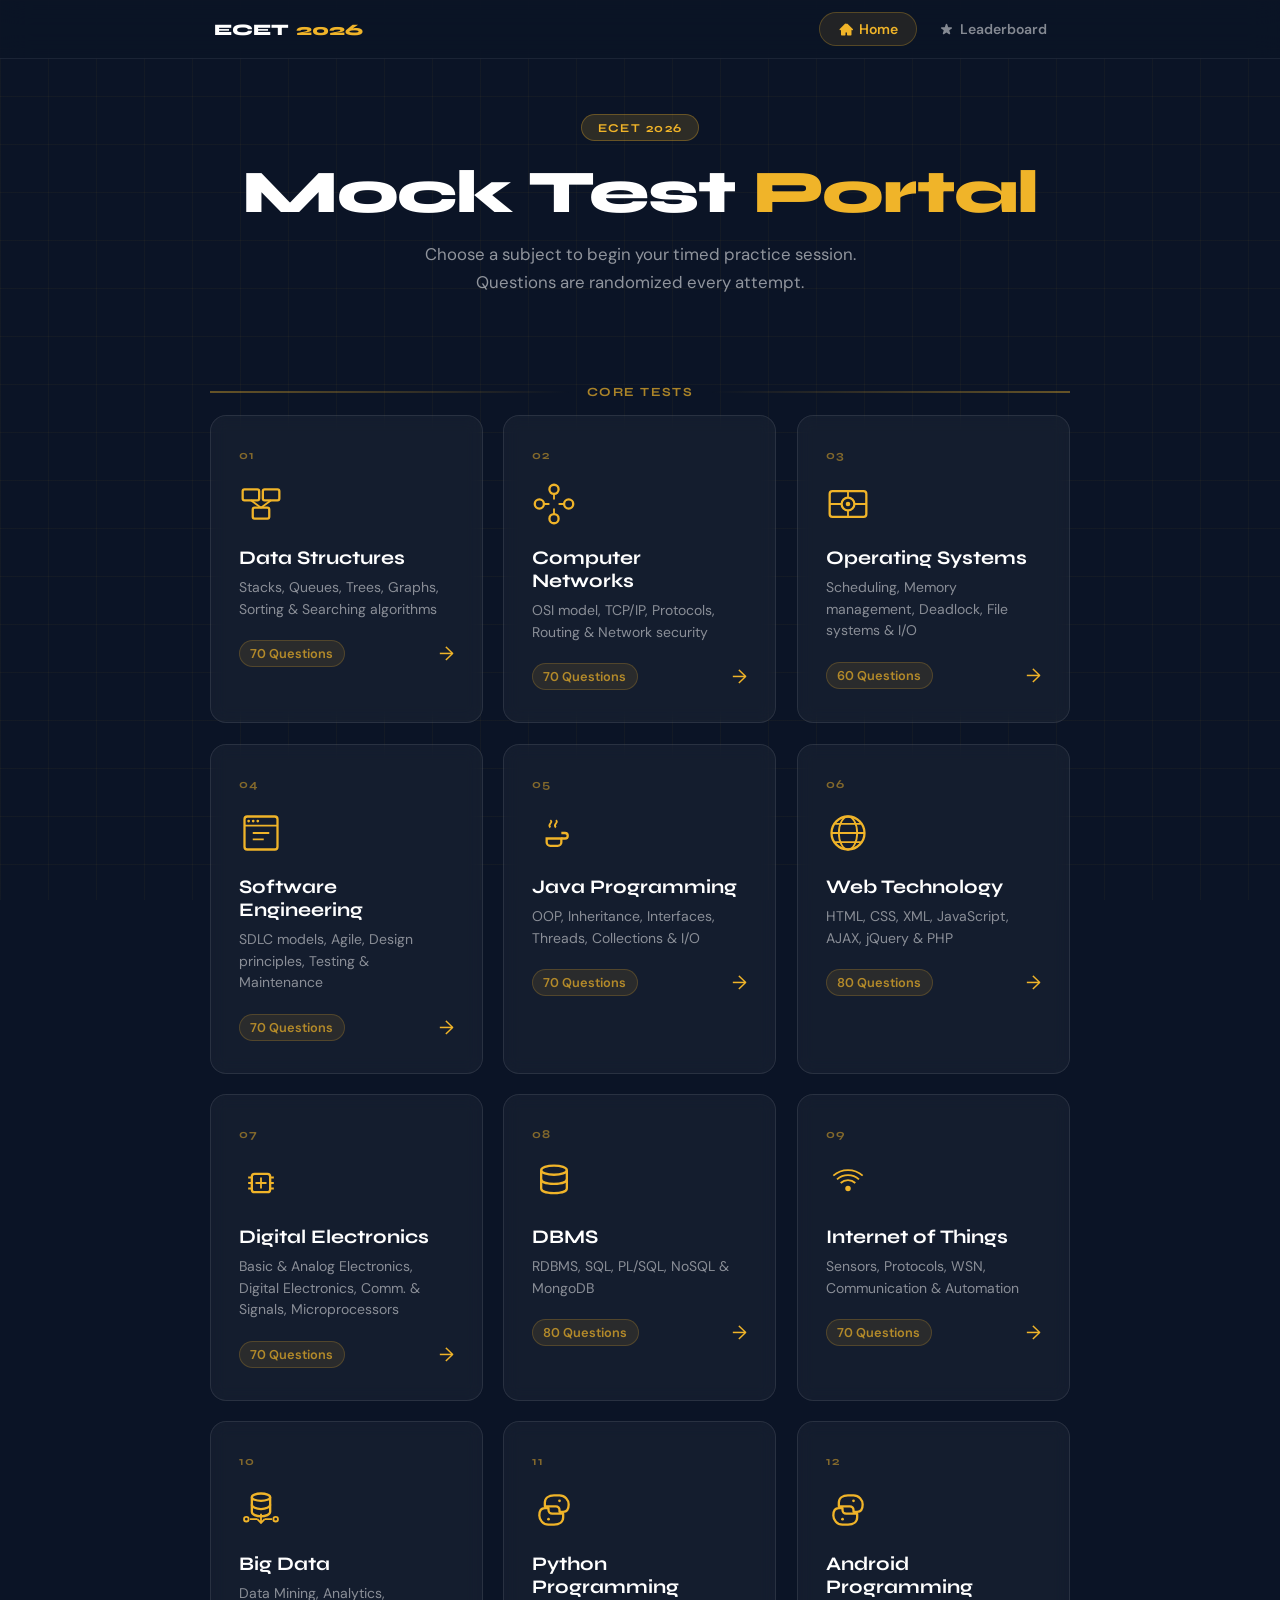
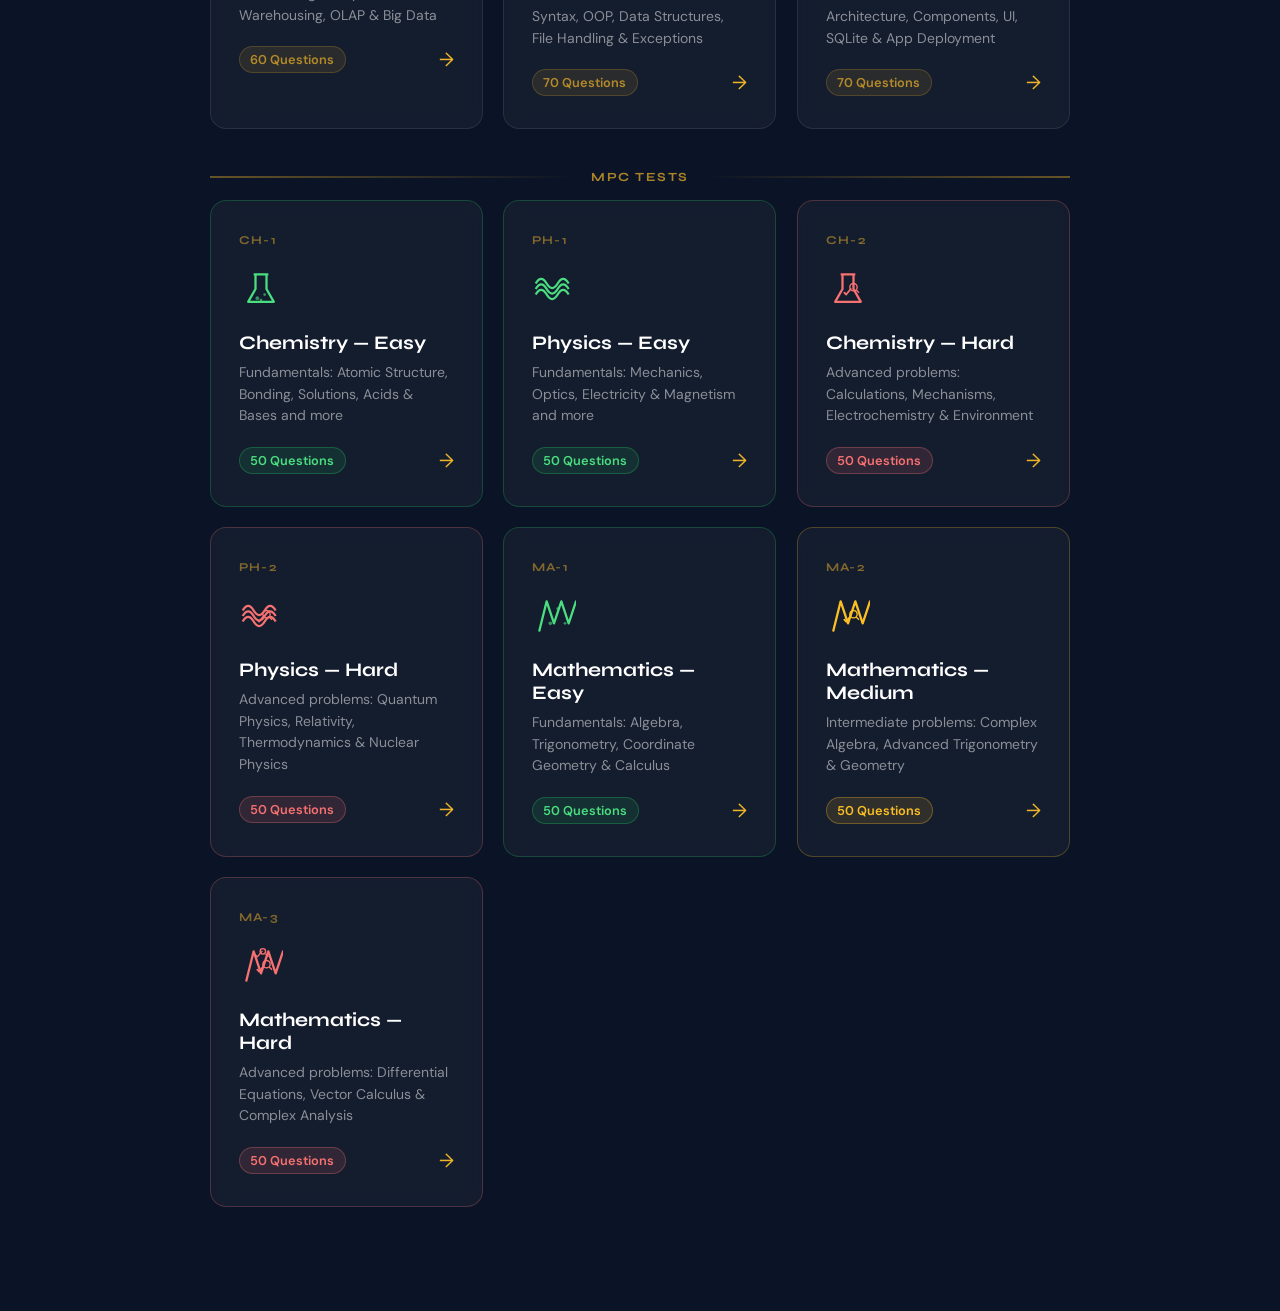
<file: index.html>
<!DOCTYPE html>
<html lang="en">
<head>
    <meta charset="UTF-8">
    <meta name="viewport" content="width=device-width, initial-scale=1.0">
    <title>ECET Mock Test 2026</title>
    <link rel="preconnect" href="https://fonts.googleapis.com">
    <link href="https://fonts.googleapis.com/css2?family=Syne:wght@400;600;700;800&family=DM+Sans:wght@300;400;500;600&display=swap" rel="stylesheet">
    <link rel="stylesheet" href="style.css">
</head>
<body class="home-body">

    <nav class="site-nav">
        <div class="site-nav-inner">
            <a href="index.html" class="site-nav-logo">ECET <span>2026</span></a>
            <div class="site-nav-links">
                <a href="index.html" class="nav-link active">
                    <svg viewBox="0 0 20 20" fill="currentColor" width="15" height="15"><path d="M10.707 2.293a1 1 0 00-1.414 0l-7 7a1 1 0 001.414 1.414L4 10.414V17a1 1 0 001 1h4a1 1 0 001-1v-3h2v3a1 1 0 001 1h4a1 1 0 001-1v-6.586l.293.293a1 1 0 001.414-1.414l-7-7z"/></svg>
                    <span>Home</span>
                </a>
                <a href="leaderboard.html" class="nav-link">
                    <svg viewBox="0 0 20 20" fill="currentColor" width="15" height="15"><path d="M9.049 2.927c.3-.921 1.603-.921 1.902 0l1.07 3.292a1 1 0 00.95.69h3.462c.969 0 1.371 1.24.588 1.81l-2.8 2.034a1 1 0 00-.364 1.118l1.07 3.292c.3.921-.755 1.688-1.54 1.118l-2.8-2.034a1 1 0 00-1.175 0l-2.8 2.034c-.784.57-1.838-.197-1.539-1.118l1.07-3.292a1 1 0 00-.364-1.118L2.98 8.72c-.783-.57-.38-1.81.588-1.81h3.461a1 1 0 00.951-.69l1.07-3.292z"/></svg>
                    <span>Leaderboard</span>
                </a>
            </div>
        </div>
    </nav>

    <div class="grid-overlay"></div>

    <div class="home-container">

        <div class="home-header">
            <div class="badge-tag">ECET 2026</div>
            <h1 class="home-title">Mock Test <span class="accent">Portal</span></h1>
            <p class="home-subtitle">Choose a subject to begin your timed practice session. Questions are randomized every attempt.</p>
        </div>

        <!-- ── Core Section ──────────────────────────── -->
        <div style="margin-top:2.5rem; margin-bottom:1rem; display:flex; align-items:center; gap:1rem;">
            <div style="height:2px; flex:1; background:linear-gradient(90deg, rgba(240,180,41,0.4), transparent);"></div>
            <span style="font-family:'Syne',sans-serif; font-size:0.78rem; font-weight:700; letter-spacing:0.12em; text-transform:uppercase; color:rgba(240,180,41,0.7);">Core Tests</span>
            <div style="height:2px; flex:1; background:linear-gradient(270deg, rgba(240,180,41,0.4), transparent);"></div>
        </div>

        <div class="subject-grid">

            <a href="quiz.html?subject=ds" class="subject-card">
                <div class="card-number">01</div>
                <div class="card-icon">
                    <svg viewBox="0 0 48 48" fill="none" xmlns="http://www.w3.org/2000/svg">
                        <rect x="4" y="8" width="18" height="12" rx="2" stroke="currentColor" stroke-width="2.5"/>
                        <rect x="26" y="8" width="18" height="12" rx="2" stroke="currentColor" stroke-width="2.5"/>
                        <rect x="15" y="28" width="18" height="12" rx="2" stroke="currentColor" stroke-width="2.5"/>
                        <line x1="13" y1="20" x2="24" y2="28" stroke="currentColor" stroke-width="2"/>
                        <line x1="35" y1="20" x2="24" y2="28" stroke="currentColor" stroke-width="2"/>
                    </svg>
                </div>
                <div class="card-content">
                    <h2>Data Structures</h2>
                    <p>Stacks, Queues, Trees, Graphs, Sorting &amp; Searching algorithms</p>
                    <div class="card-meta">
                        <span class="q-count">70 Questions</span>
                        <span class="card-arrow">→</span>
                    </div>
                </div>
            </a>

            <a href="quiz.html?subject=cn" class="subject-card">
                <div class="card-number">02</div>
                <div class="card-icon">
                    <svg viewBox="0 0 48 48" fill="none" xmlns="http://www.w3.org/2000/svg">
                        <circle cx="8" cy="24" r="5" stroke="currentColor" stroke-width="2.5"/>
                        <circle cx="40" cy="24" r="5" stroke="currentColor" stroke-width="2.5"/>
                        <circle cx="24" cy="8" r="5" stroke="currentColor" stroke-width="2.5"/>
                        <circle cx="24" cy="40" r="5" stroke="currentColor" stroke-width="2.5"/>
                        <line x1="13" y1="24" x2="19" y2="24" stroke="currentColor" stroke-width="2"/>
                        <line x1="29" y1="24" x2="35" y2="24" stroke="currentColor" stroke-width="2"/>
                        <line x1="24" y1="13" x2="24" y2="19" stroke="currentColor" stroke-width="2"/>
                        <line x1="24" y1="29" x2="24" y2="35" stroke="currentColor" stroke-width="2"/>
                    </svg>
                </div>
                <div class="card-content">
                    <h2>Computer Networks</h2>
                    <p>OSI model, TCP/IP, Protocols, Routing &amp; Network security</p>
                    <div class="card-meta">
                        <span class="q-count">70 Questions</span>
                        <span class="card-arrow">→</span>
                    </div>
                </div>
            </a>

            <a href="quiz.html?subject=os" class="subject-card">
                <div class="card-number">03</div>
                <div class="card-icon">
                    <svg viewBox="0 0 48 48" fill="none" xmlns="http://www.w3.org/2000/svg">
                        <rect x="4" y="10" width="40" height="28" rx="3" stroke="currentColor" stroke-width="2.5"/>
                        <circle cx="24" cy="24" r="7" stroke="currentColor" stroke-width="2.5"/>
                        <circle cx="24" cy="24" r="2.5" fill="currentColor"/>
                        <line x1="24" y1="10" x2="24" y2="17" stroke="currentColor" stroke-width="2"/>
                        <line x1="24" y1="31" x2="24" y2="38" stroke="currentColor" stroke-width="2"/>
                        <line x1="4" y1="24" x2="17" y2="24" stroke="currentColor" stroke-width="2"/>
                        <line x1="31" y1="24" x2="44" y2="24" stroke="currentColor" stroke-width="2"/>
                    </svg>
                </div>
                <div class="card-content">
                    <h2>Operating Systems</h2>
                    <p>Scheduling, Memory management, Deadlock, File systems &amp; I/O</p>
                    <div class="card-meta">
                        <span class="q-count">60 Questions</span>
                        <span class="card-arrow">→</span>
                    </div>
                </div>
            </a>

            <a href="quiz.html?subject=se" class="subject-card">
                <div class="card-number">04</div>
                <div class="card-icon">
                    <svg viewBox="0 0 48 48" fill="none" xmlns="http://www.w3.org/2000/svg">
                        <rect x="6" y="6" width="36" height="36" rx="3" stroke="currentColor" stroke-width="2.5"/>
                        <line x1="6" y1="16" x2="42" y2="16" stroke="currentColor" stroke-width="2"/>
                        <line x1="15" y1="24" x2="33" y2="24" stroke="currentColor" stroke-width="2"/>
                        <line x1="15" y1="31" x2="27" y2="31" stroke="currentColor" stroke-width="2"/>
                        <circle cx="10.5" cy="11" r="1.5" fill="currentColor"/>
                        <circle cx="15.5" cy="11" r="1.5" fill="currentColor"/>
                        <circle cx="20.5" cy="11" r="1.5" fill="currentColor"/>
                    </svg>
                </div>
                <div class="card-content">
                    <h2>Software Engineering</h2>
                    <p>SDLC models, Agile, Design principles, Testing &amp; Maintenance</p>
                    <div class="card-meta">
                        <span class="q-count">70 Questions</span>
                        <span class="card-arrow">→</span>
                    </div>
                </div>
            </a>

            <a href="quiz.html?subject=java" class="subject-card">
                <div class="card-number">05</div>
                <div class="card-icon">
                    <svg viewBox="0 0 48 48" fill="none" xmlns="http://www.w3.org/2000/svg">
                        <path d="M16 30h16v4a4 4 0 01-4 4H20a4 4 0 01-4-4v-4z" stroke="currentColor" stroke-width="2.5"/>
                        <path d="M32 30h4a3 3 0 000-6h-4" stroke="currentColor" stroke-width="2.5"/>
                        <path d="M20 10c4 3-4 4 0 8" stroke="currentColor" stroke-width="2"/>
                        <path d="M26 10c4 3-4 4 0 8" stroke="currentColor" stroke-width="2"/>
                    </svg>
                </div>
                <div class="card-content">
                    <h2>Java Programming</h2>
                    <p>OOP, Inheritance, Interfaces, Threads, Collections &amp; I/O</p>
                    <div class="card-meta">
                        <span class="q-count">70 Questions</span>
                        <span class="card-arrow">→</span>
                    </div>
                </div>
            </a>

            <a href="quiz.html?subject=wt" class="subject-card">
                <div class="card-number">06</div>
                <div class="card-icon">
                    <svg viewBox="0 0 48 48" fill="none" xmlns="http://www.w3.org/2000/svg">
                        <circle cx="24" cy="24" r="18" stroke="currentColor" stroke-width="2.5"/>
                        <ellipse cx="24" cy="24" rx="10" ry="18" stroke="currentColor" stroke-width="2"/>
                        <line x1="6" y1="24" x2="42" y2="24" stroke="currentColor" stroke-width="2"/>
                        <path d="M10 14h28M10 34h28" stroke="currentColor" stroke-width="2"/>
                    </svg>
                </div>
                <div class="card-content">
                    <h2>Web Technology</h2>
                    <p>HTML, CSS, XML, JavaScript, AJAX, jQuery &amp; PHP</p>
                    <div class="card-meta">
                        <span class="q-count">80 Questions</span>
                        <span class="card-arrow">→</span>
                    </div>
                </div>
            </a>

            <a href="quiz.html?subject=de" class="subject-card">
                <div class="card-number">07</div>
                <div class="card-icon">
                    <svg viewBox="0 0 48 48" fill="none" xmlns="http://www.w3.org/2000/svg">
                        <rect x="14" y="14" width="20" height="20" rx="3" stroke="currentColor" stroke-width="2.5"/>
                        <line x1="24" y1="18" x2="24" y2="30" stroke="currentColor" stroke-width="2"/>
                        <line x1="18" y1="24" x2="30" y2="24" stroke="currentColor" stroke-width="2"/>
                        <line x1="10" y1="18" x2="14" y2="18" stroke="currentColor" stroke-width="2"/>
                        <line x1="10" y1="24" x2="14" y2="24" stroke="currentColor" stroke-width="2"/>
                        <line x1="10" y1="30" x2="14" y2="30" stroke="currentColor" stroke-width="2"/>
                        <line x1="34" y1="18" x2="38" y2="18" stroke="currentColor" stroke-width="2"/>
                        <line x1="34" y1="24" x2="38" y2="24" stroke="currentColor" stroke-width="2"/>
                        <line x1="34" y1="30" x2="38" y2="30" stroke="currentColor" stroke-width="2"/>
                    </svg>
                </div>
                <div class="card-content">
                    <h2>Digital Electronics</h2>
                    <p>Basic &amp; Analog Electronics, Digital Electronics, Comm. &amp; Signals, Microprocessors</p>
                    <div class="card-meta">
                        <span class="q-count">70 Questions</span>
                        <span class="card-arrow">→</span>
                    </div>
                </div>
            </a>

            <a href="quiz.html?subject=dbms" class="subject-card">
                <div class="card-number">08</div>
                <div class="card-icon">
                    <svg viewBox="0 0 48 48" fill="none" xmlns="http://www.w3.org/2000/svg">
                        <ellipse cx="24" cy="10" rx="14" ry="5" stroke="currentColor" stroke-width="2.5"/>
                        <path d="M10 10v10c0 3 6 5 14 5s14-2 14-5V10" stroke="currentColor" stroke-width="2.5"/>
                        <path d="M10 20v10c0 3 6 5 14 5s14-2 14-5V20" stroke="currentColor" stroke-width="2.5"/>
                    </svg>
                </div>
                <div class="card-content">
                    <h2>DBMS</h2>
                    <p>RDBMS, SQL, PL/SQL, NoSQL &amp; MongoDB</p>
                    <div class="card-meta">
                        <span class="q-count">80 Questions</span>
                        <span class="card-arrow">→</span>
                    </div>
                </div>
            </a>

            <a href="quiz.html?subject=iot" class="subject-card">
                <div class="card-number">09</div>
                <div class="card-icon">
                    <svg viewBox="0 0 48 48" fill="none" xmlns="http://www.w3.org/2000/svg">
                        <circle cx="24" cy="30" r="3" fill="currentColor"/>
                        <path d="M16 24a12 12 0 0116 0" stroke="currentColor" stroke-width="2"/>
                        <path d="M12 20a18 18 0 0124 0" stroke="currentColor" stroke-width="2"/>
                      <path d="M8 16a24 24 0 0132 0" stroke="currentColor" stroke-width="2"/>
                    </svg>
                </div>
                <div class="card-content">
                    <h2>Internet of Things</h2>
                    <p>Sensors, Protocols, WSN, Communication &amp; Automation</p>
                    <div class="card-meta">
                        <span class="q-count">70 Questions</span>
                        <span class="card-arrow">→</span>
                    </div>
                </div>
            </a>

            <a href="quiz.html?subject=bd" class="subject-card">
                <div class="card-number">10</div>
                <div class="card-icon">
                    <svg viewBox="0 0 48 48" fill="none" xmlns="http://www.w3.org/2000/svg">
                        <ellipse cx="24" cy="10" rx="10" ry="4" stroke="currentColor" stroke-width="2.5"/>
                        <path d="M14 10v8c0 3 5 5 10 5s10-2 10-5v-8" stroke="currentColor" stroke-width="2.5"/>
                        <path d="M14 18v8c0 3 5 5 10 5s10-2 10-5v-8" stroke="currentColor" stroke-width="2.5"/>
                        <line x1="24" y1="28" x2="24" y2="38" stroke="currentColor" stroke-width="2"/>
                        <polyline points="20,34 24,38 28,34" stroke="currentColor" stroke-width="2" fill="none"/>
                        <circle cx="8" cy="34" r="2.5" stroke="currentColor" stroke-width="2"/>
                        <circle cx="40" cy="34" r="2.5" stroke="currentColor" stroke-width="2"/>
                        <line x1="12" y1="34" x2="20" y2="34" stroke="currentColor" stroke-width="2"/>
                        <line x1="28" y1="34" x2="36" y2="34" stroke="currentColor" stroke-width="2"/>
                    </svg>
                </div>
                <div class="card-content">
                    <h2>Big Data</h2>
                    <p>Data Mining, Analytics, Warehousing, OLAP &amp; Big Data</p>
                    <div class="card-meta">
                        <span class="q-count">60 Questions</span>
                        <span class="card-arrow">→</span>
                    </div>
                </div>
            </a>

            <a href="quiz.html?subject=py" class="subject-card">
                <div class="card-number">11</div>
                <div class="card-icon">
                    <svg viewBox="0 0 48 48" fill="none" xmlns="http://www.w3.org/2000/svg">
                    <path d="M24 8c-6 0-10 3-10 8v4h12a4 4 0 014 4v2h4c4 0 6-3 6-8s-4-10-10-10h-6z" stroke="currentColor" stroke-width="2.5" stroke-linejoin="round"/>
                    <path d="M24 40c6 0 10-3 10-8v-4H22a4 4 0 01-4-4v-2h-4c-4 0-6 3-6 8s4 10 10 10h6z" stroke="currentColor" stroke-width="2.5" stroke-linejoin="round"/>
                    <circle cx="30" cy="14" r="1.5" fill="currentColor"/>
                    <circle cx="18" cy="34" r="1.5" fill="currentColor"/>
                </svg>
                </div>
                <div class="card-content">
                    <h2>Python Programming</h2>
                    <p>Syntax, OOP, Data Structures, File Handling &amp; Exceptions</p>
                    <div class="card-meta">
                        <span class="q-count">70 Questions</span>
                        <span class="card-arrow">→</span>
                    </div>
                </div>
            </a>

            <a href="quiz.html?subject=ap" class="subject-card">
                <div class="card-number">12</div>
                <div class="card-icon">
                    <svg viewBox="0 0 48 48" fill="none" xmlns="http://www.w3.org/2000/svg">
                    <path d="M24 8c-6 0-10 3-10 8v4h12a4 4 0 014 4v2h4c4 0 6-3 6-8s-4-10-10-10h-6z" stroke="currentColor" stroke-width="2.5" stroke-linejoin="round"/>
                    <path d="M24 40c6 0 10-3 10-8v-4H22a4 4 0 01-4-4v-2h-4c-4 0-6 3-6 8s4 10 10 10h6z" stroke="currentColor" stroke-width="2.5" stroke-linejoin="round"/>
                    <circle cx="30" cy="14" r="1.5" fill="currentColor"/>
                    <circle cx="18" cy="34" r="1.5" fill="currentColor"/>
                </svg>
                </div>
                <div class="card-content">
                    <h2>Android Programming</h2>
                    <p>Architecture, Components, UI, SQLite &amp; App Deployment</p>
                    <div class="card-meta">
                        <span class="q-count">70 Questions</span>
                        <span class="card-arrow">→</span>
                    </div>
                </div>
            </a>

        </div>

        <!-- ── MPC Section ──────────────────────────── -->
        <div style="margin-top:2.5rem; margin-bottom:1rem; display:flex; align-items:center; gap:1rem;">
            <div style="height:2px; flex:1; background:linear-gradient(90deg, rgba(240,180,41,0.4), transparent);"></div>
            <span style="font-family:'Syne',sans-serif; font-size:0.78rem; font-weight:700; letter-spacing:0.12em; text-transform:uppercase; color:rgba(240,180,41,0.7);">MPC Tests</span>
            <div style="height:2px; flex:1; background:linear-gradient(270deg, rgba(240,180,41,0.4), transparent);"></div>
        </div>

        <div class="subject-grid subject-grid--two-col">

            <a href="quiz.html?subject=chem_easy" class="subject-card" style="border-color:rgba(34,197,94,0.25);">
                <div class="card-number">CH-1</div>
                <div class="card-icon" style="color:#4ade80;">
                    <svg viewBox="0 0 48 48" fill="none" xmlns="http://www.w3.org/2000/svg">
                        <path d="M18 8v16l-8 14h28L30 24V8" stroke="currentColor" stroke-width="2.5" stroke-linejoin="round"/>
                        <line x1="16" y1="8" x2="32" y2="8" stroke="currentColor" stroke-width="2.5"/>
                        <circle cx="20" cy="34" r="2" fill="currentColor" opacity="0.6"/>
                        <circle cx="28" cy="30" r="1.5" fill="currentColor" opacity="0.6"/>
                        <circle cx="24" cy="36" r="1.5" fill="currentColor" opacity="0.6"/>
                    </svg>
                </div>
                <div class="card-content">
                    <h2>Chemistry — Easy</h2>
                    <p>Fundamentals: Atomic Structure, Bonding, Solutions, Acids &amp; Bases and more</p>
                    <div class="card-meta">
                        <span class="q-count" style="background:rgba(34,197,94,0.12); color:#4ade80; border-color:rgba(34,197,94,0.3);">50 Questions</span>
                        <span class="card-arrow">→</span>
                    </div>
                </div>
            </a>

            <a href="quiz.html?subject=phy_easy" class="subject-card" style="border-color:rgba(34,197,94,0.25);">
                <div class="card-number">PH-1</div>
                <div class="card-icon" style="color:#4ade80;">
                    <svg viewBox="0 0 48 48" fill="none" xmlns="http://www.w3.org/2000/svg">
                        <path d="M4 24 Q10 14 16 24 T28 24 T40 24" stroke="currentColor" stroke-width="2.5" fill="none"/>
                        <path d="M4 18 Q10 8 16 18 T28 18 T40 18" stroke="currentColor" stroke-width="2.5" fill="none"/>
                        <path d="M4 30 Q10 20 16 30 T28 30 T40 30" stroke="currentColor" stroke-width="2.5" fill="none"/>
                    </svg>
                </div>
                <div class="card-content">
                    <h2>Physics — Easy</h2>
                    <p>Fundamentals: Mechanics, Optics, Electricity &amp; Magnetism and more</p>
                    <div class="card-meta">
                        <span class="q-count" style="background:rgba(34,197,94,0.12); color:#4ade80; border-color:rgba(34,197,94,0.3);">50 Questions</span>
                        <span class="card-arrow">→</span>
                    </div>
                </div>
            </a>

            <a href="quiz.html?subject=chem_hard" class="subject-card" style="border-color:rgba(248,113,113,0.25);">
                <div class="card-number">CH-2</div>
                <div class="card-icon" style="color:#f87171;">
                    <svg viewBox="0 0 48 48" fill="none" xmlns="http://www.w3.org/2000/svg">
                        <path d="M18 8v16l-8 14h28L30 24V8" stroke="currentColor" stroke-width="2.5" stroke-linejoin="round"/>
                        <line x1="16" y1="8" x2="32" y2="8" stroke="currentColor" stroke-width="2.5"/>
                        <path d="M20 28l2 2 5-6" stroke="currentColor" stroke-width="2" stroke-linecap="round" stroke-linejoin="round"/>
                        <circle cx="30" cy="22" r="4" stroke="currentColor" stroke-width="1.5"/>
                        <line x1="33" y1="25" x2="36" y2="28" stroke="currentColor" stroke-width="1.5"/>
                    </svg>
                </div>
                <div class="card-content">
                    <h2>Chemistry — Hard</h2>
                    <p>Advanced problems: Calculations, Mechanisms, Electrochemistry &amp; Environment</p>
                    <div class="card-meta">
                        <span class="q-count" style="background:rgba(248,113,113,0.12); color:#f87171; border-color:rgba(248,113,113,0.3);">50 Questions</span>
                        <span class="card-arrow">→</span>
                    </div>
                </div>
            </a>

            <a href="quiz.html?subject=phy_hard" class="subject-card" style="border-color:rgba(248,113,113,0.25);">
                <div class="card-number">PH-2</div>
                <div class="card-icon" style="color:#f87171;">
                    <svg viewBox="0 0 48 48" fill="none" xmlns="http://www.w3.org/2000/svg">
                        <path d="M4 24 Q10 14 16 24 T28 24 T40 24" stroke="currentColor" stroke-width="2.5" fill="none"/>
                        <path d="M4 18 Q10 8 16 18 T28 18 T40 18" stroke="currentColor" stroke-width="2.5" fill="none"/>
                        <path d="M4 30 Q10 20 16 30 T28 30 T40 30" stroke="currentColor" stroke-width="2.5" fill="none"/>
                        <path d="M20 28l2 2 5-6" stroke="currentColor" stroke-width="2" stroke-linecap="round" stroke-linejoin="round"/>
                        <circle cx="30" cy="22" r="4" stroke="currentColor" stroke-width="1.5"/>
                        <line x1="33" y1="25" x2="36" y2="28" stroke="currentColor" stroke-width="1.5"/>
                    </svg>
                </div>
                <div class="card-content">
                    <h2>Physics — Hard</h2>
                    <p>Advanced problems: Quantum Physics, Relativity, Thermodynamics &amp; Nuclear Physics</p>
                    <div class="card-meta">
                        <span class="q-count" style="background:rgba(248,113,113,0.12); color:#f87171; border-color:rgba(248,113,113,0.3);">50 Questions</span>
                        <span class="card-arrow">→</span>
                    </div>
                </div>
            </a>

            <a href="quiz.html?subject=math_easy" class="subject-card" style="border-color:rgba(34,197,94,0.25);">
                <div class="card-number">MA-1</div>
                <div class="card-icon" style="color:#4ade80;">
                    <svg viewBox="0 0 48 48" fill="none" xmlns="http://www.w3.org/2000/svg">
                        <path d="M8 40L16 8l8 24 8-24 8 24 8-24" stroke="currentColor" stroke-width="2.5" stroke-linecap="round" stroke-linejoin="round"/>
                        <circle cx="20" cy="32" r="2" fill="currentColor" opacity="0.6"/>
                        <circle cx="28" cy="16" r="1.5" fill="currentColor" opacity="0.6"/>
                        <circle cx="36" cy="32" r="1.5" fill="currentColor" opacity="0.6"/>
                    </svg>
                </div>
                <div class="card-content">
                    <h2>Mathematics — Easy</h2>
                    <p>Fundamentals: Algebra, Trigonometry, Coordinate Geometry &amp; Calculus</p>
                    <div class="card-meta">
                        <span class="q-count" style="background:rgba(34,197,94,0.12); color:#4ade80; border-color:rgba(34,197,94,0.3);">50 Questions</span>
                        <span class="card-arrow">→</span>
                    </div>
                </div>
            </a>

            <a href="quiz.html?subject=math_medium" class="subject-card" style="border-color:rgba(251,191,36,0.25);">
                <div class="card-number">MA-2</div>
                <div class="card-icon" style="color:#fbbf24;">
                    <svg viewBox="0 0 48 48" fill="none" xmlns="http://www.w3.org/2000/svg">
                        <path d="M8 40L16 8l8 24 8-24 8 24 8-24" stroke="currentColor" stroke-width="2.5" stroke-linecap="round" stroke-linejoin="round"/>
                        <path d="M20 28l2 2 5-6" stroke="currentColor" stroke-width="2" stroke-linecap="round" stroke-linejoin="round"/>
                        <circle cx="30" cy="22" r="4" stroke="currentColor" stroke-width="1.5"/>
                        <line x1="33" y1="25" x2="36" y2="28" stroke="currentColor" stroke-width="1.5"/>
                    </svg>
                </div>
                <div class="card-content">
                    <h2>Mathematics — Medium</h2>
                    <p>Intermediate problems: Complex Algebra, Advanced Trigonometry &amp; Geometry</p>
                    <div class="card-meta">
                        <span class="q-count" style="background:rgba(251,191,36,0.12); color:#fbbf24; border-color:rgba(251,191,36,0.3);">50 Questions</span>
                        <span class="card-arrow">→</span>
                    </div>
                </div>
            </a>

            <a href="quiz.html?subject=math_hard" class="subject-card" style="border-color:rgba(248,113,113,0.25);">
                <div class="card-number">MA-3</div>
                <div class="card-icon" style="color:#f87171;">
                    <svg viewBox="0 0 48 48" fill="none" xmlns="http://www.w3.org/2000/svg">
                        <path d="M8 40L16 8l8 24 8-24 8 24 8-24" stroke="currentColor" stroke-width="2.5" stroke-linecap="round" stroke-linejoin="round"/>
                        <path d="M20 28l2 2 5-6" stroke="currentColor" stroke-width="2" stroke-linecap="round" stroke-linejoin="round"/>
                        <circle cx="30" cy="22" r="4" stroke="currentColor" stroke-width="1.5"/>
                        <line x1="33" y1="25" x2="36" y2="28" stroke="currentColor" stroke-width="1.5"/>
                        <path d="M18 12l2 2 5-6" stroke="currentColor" stroke-width="1.5" stroke-linecap="round" stroke-linejoin="round"/>
                        <circle cx="26" cy="8" r="3" stroke="currentColor" stroke-width="1.5"/>
                        <line x1="29" y1="11" x2="32" y2="14" stroke="currentColor" stroke-width="1.5"/>
                    </svg>
                </div>
                <div class="card-content">
                    <h2>Mathematics — Hard</h2>
                    <p>Advanced problems: Differential Equations, Vector Calculus &amp; Complex Analysis</p>
                    <div class="card-meta">
                        <span class="q-count" style="background:rgba(248,113,113,0.12); color:#f87171; border-color:rgba(248,113,113,0.3);">50 Questions</span>
                        <span class="card-arrow">→</span>
                    </div>
                </div>
            </a>

        </div>

        <div class="home-footer"></div>

    </div>

    <script>
        // Staggered card entrance animation
        document.querySelectorAll('.subject-card').forEach((card, i) => {
            card.style.animationDelay = `${i * 0.12}s`;
        });
    </script>
</body>
</html>
</file>
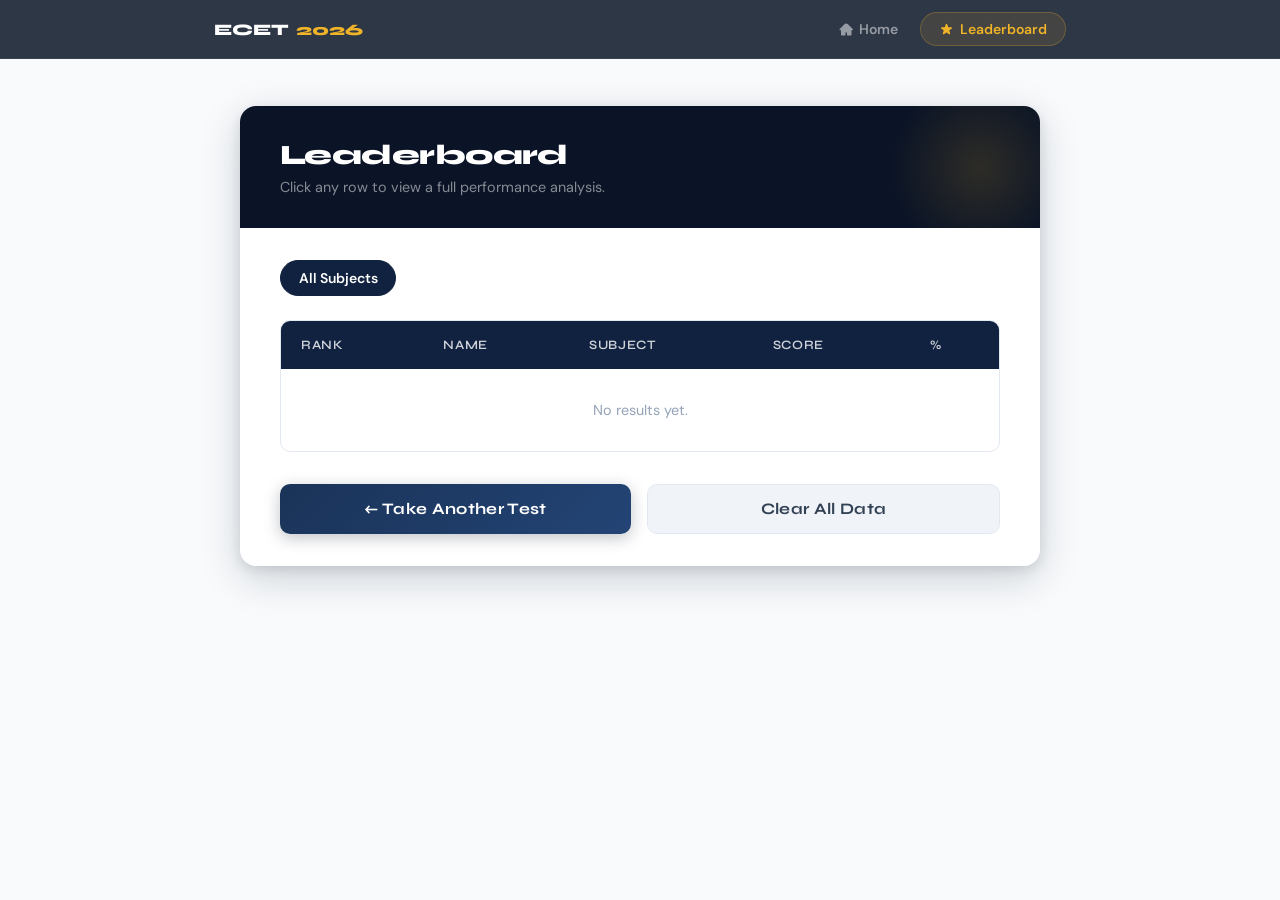
<file: leaderboard.html>
<!DOCTYPE html>
<html lang="en">
<head>
    <meta charset="UTF-8">
    <meta name="viewport" content="width=device-width, initial-scale=1.0">
    <title>ECET Leaderboard</title>
    <link rel="preconnect" href="https://fonts.googleapis.com">
    <link href="https://fonts.googleapis.com/css2?family=Syne:wght@400;600;700;800&family=DM+Sans:wght@300;400;500;600&display=swap" rel="stylesheet">
    <link rel="stylesheet" href="style.css">
</head>
<body>

    <nav class="site-nav">
        <div class="site-nav-inner">
            <a href="index.html" class="site-nav-logo">ECET <span>2026</span></a>
            <div class="site-nav-links">
                <a href="index.html" class="nav-link">
                    <svg viewBox="0 0 20 20" fill="currentColor" width="15" height="15"><path d="M10.707 2.293a1 1 0 00-1.414 0l-7 7a1 1 0 001.414 1.414L4 10.414V17a1 1 0 001 1h4a1 1 0 001-1v-3h2v3a1 1 0 001 1h4a1 1 0 001-1v-6.586l.293.293a1 1 0 001.414-1.414l-7-7z"/></svg>
                    <span>Home</span>
                </a>
                <a href="leaderboard.html" class="nav-link active">
                    <svg viewBox="0 0 20 20" fill="currentColor" width="15" height="15"><path d="M9.049 2.927c.3-.921 1.603-.921 1.902 0l1.07 3.292a1 1 0 00.95.69h3.462c.969 0 1.371 1.24.588 1.81l-2.8 2.034a1 1 0 00-.364 1.118l1.07 3.292c.3.921-.755 1.688-1.54 1.118l-2.8-2.034a1 1 0 00-1.175 0l-2.8 2.034c-.784.57-1.838-.197-1.539-1.118l1.07-3.292a1 1 0 00-.364-1.118L2.98 8.72c-.783-.57-.38-1.81.588-1.81h3.461a1 1 0 00.951-.69l1.07-3.292z"/></svg>
                    <span>Leaderboard</span>
                </a>
            </div>
        </div>
    </nav>

    <div style="max-width:860px; margin:0 auto; padding:2rem 1rem 4rem;">
        <div class="page-container">
            <div class="page-header">
                <h1>Leaderboard</h1>
                <p>Click any row to view a full performance analysis.</p>
            </div>
            <div class="page-body">
                <!-- Filter chips -->
                <div id="filter-container" style="display:flex; gap:8px; flex-wrap:wrap; margin-bottom:1.25rem;">
                    <button class="tab-btn active" data-filter="all">All Subjects</button>
                </div>

                <div class="table-scroll">
                    <table id="leaderboard-table">
                        <thead>
                            <tr>
                                <th>Rank</th>
                                <th>Name</th>
                                <th>Subject</th>
                                <th>Score</th>
                                <th>%</th>
                            </tr>
                        </thead>
                        <tbody id="leaderboard-body"></tbody>
                    </table>
                </div>

                <!-- Analysis Section -->
                <div id="analysis-section" class="analysis-wrapper">
                    <h2 id="analysis-title">Performance Analysis</h2>
                    <div class="tabs">
                        <button class="tab-btn active" data-tab="correct">✓ Correct</button>
                        <button class="tab-btn" data-tab="wrong">✗ Wrong</button>
                        <button class="tab-btn" data-tab="not-answered">— Skipped</button>
                    </div>
                    <div id="analysis-content"></div>
                </div>

                <div style="display:flex; gap:1rem; margin-top:2rem; flex-wrap:wrap;">
                    <a href="index.html" class="btn primary-btn" style="flex:1; min-width:180px;">← Take Another Test</a>
                    <button id="clear-btn" class="btn secondary-btn" style="flex:1; min-width:160px;">Clear All Data</button>
                </div>
            </div>
        </div>
    </div>
    <script src="leaderboard.js"></script>
</body>
</html>
</file>
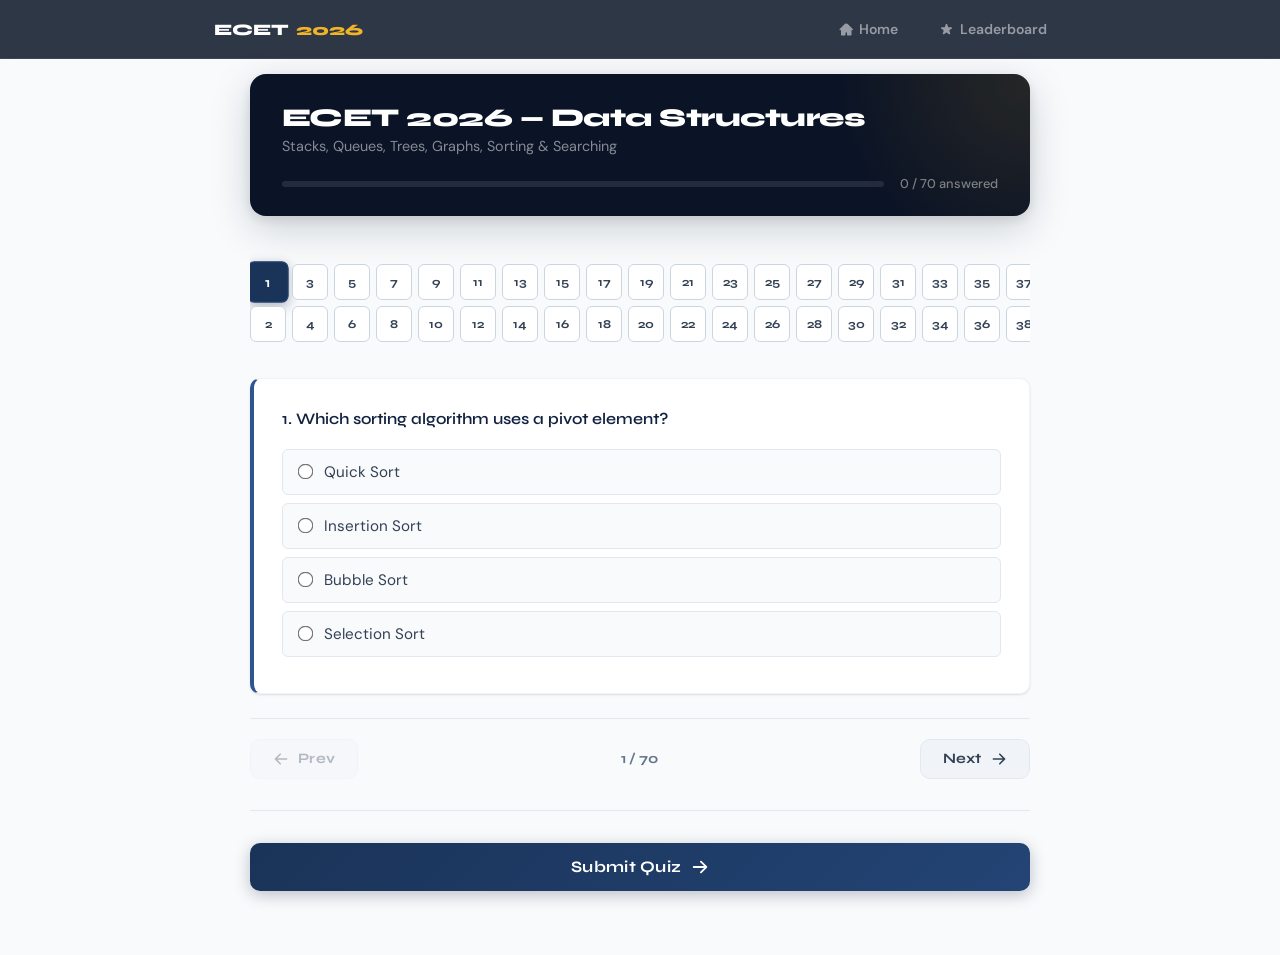
<file: quiz.html>
<!DOCTYPE html>
<html lang="en">
<head>
    <meta charset="UTF-8">
    <meta name="viewport" content="width=device-width, initial-scale=1.0">
    <title>ECET Mock Test</title>
    <link rel="preconnect" href="https://fonts.googleapis.com">
    <link href="https://fonts.googleapis.com/css2?family=Syne:wght@400;600;700;800&family=DM+Sans:wght@300;400;500;600&display=swap" rel="stylesheet">
    <link rel="stylesheet" href="style.css">
    <style>
        #nav-guard-banner {
            position: fixed;
            top: 58px; /* sits flush below the nav */
            left: 0; right: 0;
            z-index: 200;
            background: #fff7ed;
            border-bottom: 2px solid #fed7aa;
            transform: translateY(-100%);
            opacity: 0;
            transition: transform 0.25s ease, opacity 0.25s ease;
            pointer-events: none;
        }
        #nav-guard-banner.show {
            transform: translateY(0);
            opacity: 1;
            pointer-events: all;
        }
        .ng-inner {
            max-width: 900px;
            margin: 0 auto;
            padding: 0.75rem 1.5rem;
            display: flex;
            align-items: center;
            gap: 0.75rem;
            flex-wrap: wrap;
        }
        .ng-warn-icon {
            color: #ea580c;
            flex-shrink: 0;
            display: flex;
        }
        .ng-text {
            flex: 1;
            font-size: 0.875rem;
            font-weight: 600;
            color: #9a3412;
            min-width: 180px;
        }
        .ng-text span {
            font-weight: 400;
            color: #c2410c;
        }
        .ng-btns {
            display: flex;
            gap: 0.5rem;
            flex-shrink: 0;
        }
        .ng-stay, .ng-leave {
            padding: 0.45rem 1.1rem;
            border-radius: 100px;
            font-family: 'Syne', sans-serif;
            font-size: 0.8rem;
            font-weight: 700;
            cursor: pointer;
            border: none;
            transition: all 0.15s ease;
        }
        .ng-stay {
            background: #ea580c;
            color: #fff;
        }
        .ng-stay:hover { background: #c2410c; }
        .ng-leave {
            background: transparent;
            color: #9a3412;
            border: 1.5px solid #fdba74;
        }
        .ng-leave:hover {
            background: #fee2e2;
            color: #dc2626;
            border-color: #fca5a5;
        }
    </style>
</head>
<body>
    <nav class="site-nav">
        <div class="site-nav-inner">
            <a href="index.html" class="site-nav-logo">ECET <span>2026</span></a>
            <div class="site-nav-links">
                <a href="index.html" class="nav-link">
                    <svg viewBox="0 0 20 20" fill="currentColor" width="15" height="15"><path d="M10.707 2.293a1 1 0 00-1.414 0l-7 7a1 1 0 001.414 1.414L4 10.414V17a1 1 0 001 1h4a1 1 0 001-1v-3h2v3a1 1 0 001 1h4a1 1 0 001-1v-6.586l.293.293a1 1 0 001.414-1.414l-7-7z"/></svg>
                    <span>Home</span>
                </a>
                <a href="leaderboard.html" class="nav-link">
                    <svg viewBox="0 0 20 20" fill="currentColor" width="15" height="15"><path d="M9.049 2.927c.3-.921 1.603-.921 1.902 0l1.07 3.292a1 1 0 00.95.69h3.462c.969 0 1.371 1.24.588 1.81l-2.8 2.034a1 1 0 00-.364 1.118l1.07 3.292c.3.921-.755 1.688-1.54 1.118l-2.8-2.034a1 1 0 00-1.175 0l-2.8 2.034c-.784.57-1.838-.197-1.539-1.118l1.07-3.292a1 1 0 00-.364-1.118L2.98 8.72c-.783-.57-.38-1.81.588-1.81h3.461a1 1 0 00.951-.69l1.07-3.292z"/></svg>
                    <span>Leaderboard</span>
                </a>
            </div>
        </div>
    </nav>
    <div class="container">
        <header>
            <div class="header-inner">
                <h1 id="quiz-title">ECET Mock Test 2026</h1>
                <p id="quiz-subtitle">Loading questions...</p>
            </div>
            <div class="progress-bar-wrap">
                <div class="progress-bar-track">
                    <div class="progress-bar-fill" id="progress-fill"></div>
                </div>
                <span class="progress-text" id="progress-text">0 / 0 answered</span>
            </div>
        </header>

        <main id="quiz-container"></main>

        <div class="actions">
            <button id="submit-btn" class="btn primary-btn">
                <span>Submit Quiz</span>
                <svg viewBox="0 0 20 20" fill="currentColor" width="18" height="18"><path fill-rule="evenodd" d="M10.293 3.293a1 1 0 011.414 0l6 6a1 1 0 010 1.414l-6 6a1 1 0 01-1.414-1.414L14.586 11H3a1 1 0 110-2h11.586l-4.293-4.293a1 1 0 010-1.414z" clip-rule="evenodd"/></svg>
            </button>
        </div>
    </div>
    <!-- Navigation Guard Banner -->
    <div id="nav-guard-banner">
        <div class="ng-inner">
            <span class="ng-warn-icon">
                <svg viewBox="0 0 20 20" fill="currentColor" width="18" height="18"><path fill-rule="evenodd" d="M8.257 3.099c.765-1.36 2.722-1.36 3.486 0l5.58 9.92c.75 1.334-.213 2.98-1.742 2.98H4.42c-1.53 0-2.493-1.646-1.743-2.98l5.58-9.92zM11 13a1 1 0 11-2 0 1 1 0 012 0zm-1-8a1 1 0 00-1 1v3a1 1 0 002 0V6a1 1 0 00-1-1z" clip-rule="evenodd"/></svg>
            </span>
            <div class="ng-text">Leave the test? <span>Your progress and answers will be lost.</span></div>
            <div class="ng-btns">
                <button class="ng-stay" id="nav-guard-cancel">Stay &amp; Continue</button>
                <button class="ng-leave" id="nav-guard-confirm">Yes, Leave</button>
            </div>
        </div>
    </div>

    <script src="script.js"></script>

</body>
</html>
</file>
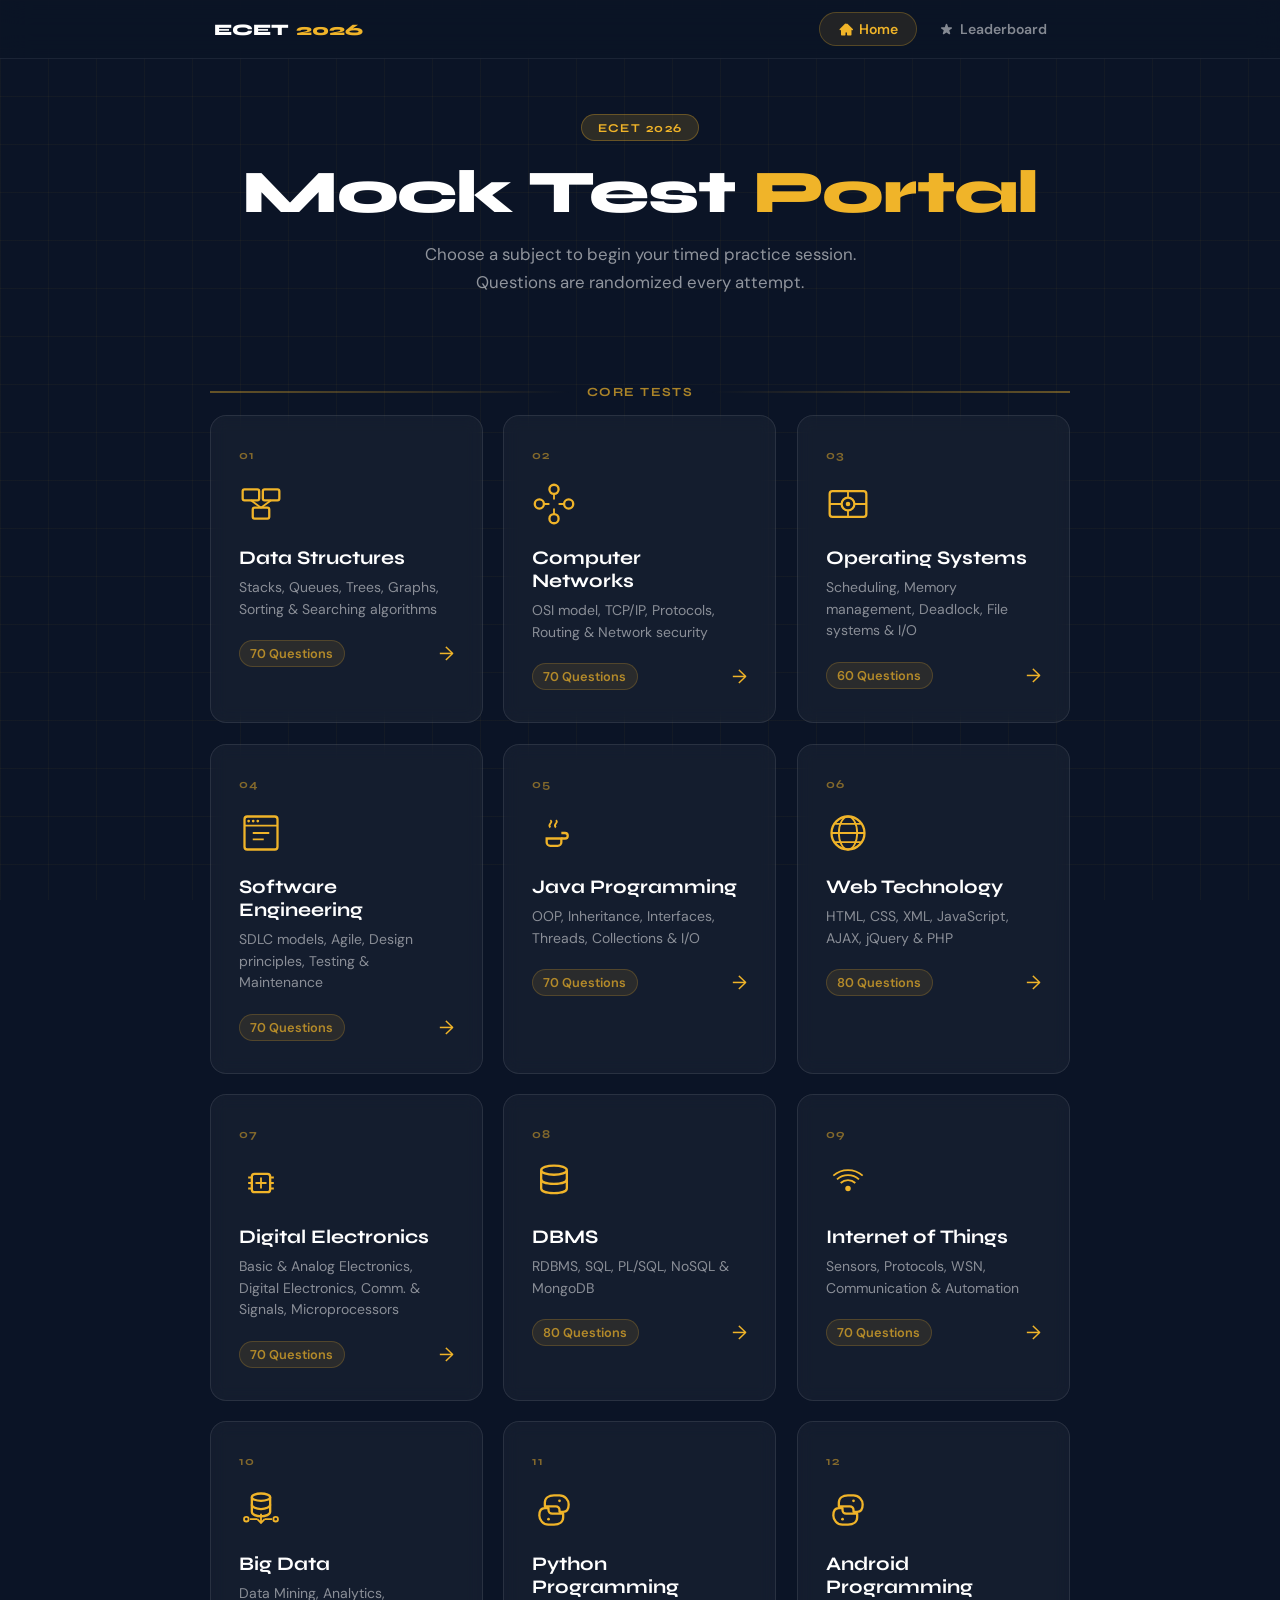
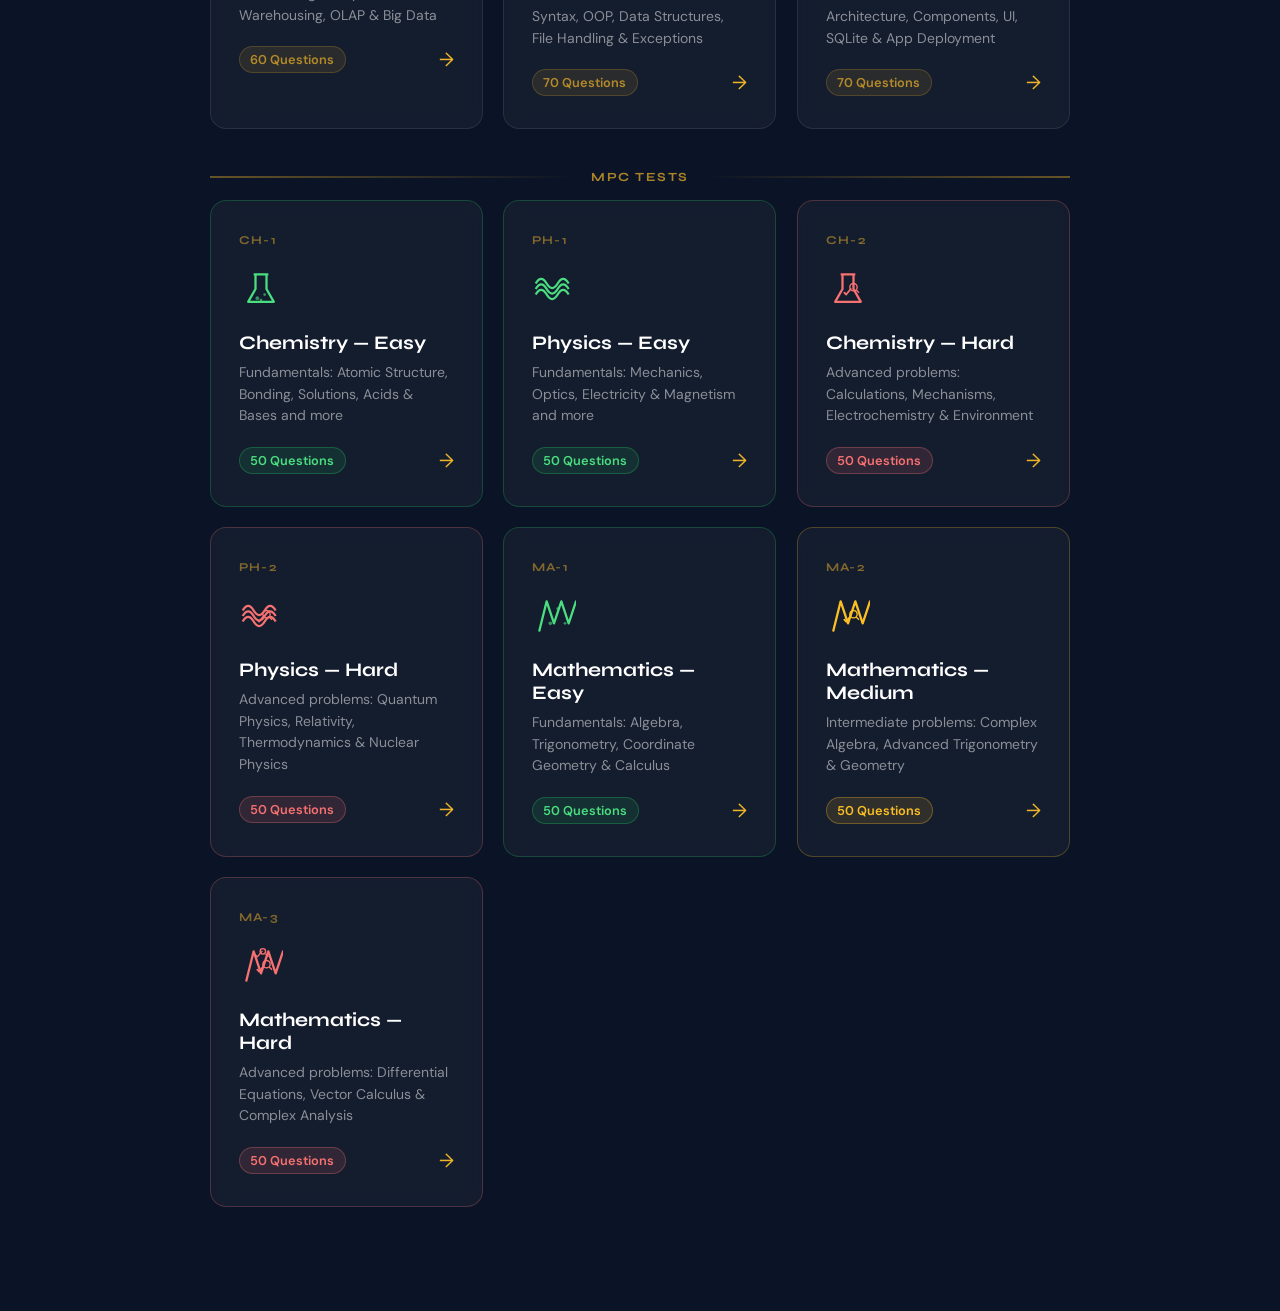
<file: result.html>
<!DOCTYPE html>
<html lang="en">
<head>
    <meta charset="UTF-8">
    <meta name="viewport" content="width=device-width, initial-scale=1.0">
    <title>Quiz Result</title>
    <link rel="preconnect" href="https://fonts.googleapis.com">
    <link href="https://fonts.googleapis.com/css2?family=Syne:wght@400;600;700;800&family=DM+Sans:wght@300;400;500;600&display=swap" rel="stylesheet">
    <link rel="stylesheet" href="style.css">
</head>
<body>

    <nav class="site-nav">
        <div class="site-nav-inner">
            <a href="index.html" class="site-nav-logo">ECET <span>2026</span></a>
            <div class="site-nav-links">
                <a href="index.html" class="nav-link">
                    <svg viewBox="0 0 20 20" fill="currentColor" width="15" height="15"><path d="M10.707 2.293a1 1 0 00-1.414 0l-7 7a1 1 0 001.414 1.414L4 10.414V17a1 1 0 001 1h4a1 1 0 001-1v-3h2v3a1 1 0 001 1h4a1 1 0 001-1v-6.586l.293.293a1 1 0 001.414-1.414l-7-7z"/></svg>
                    <span>Home</span>
                </a>
                <a href="leaderboard.html" class="nav-link">
                    <svg viewBox="0 0 20 20" fill="currentColor" width="15" height="15"><path d="M9.049 2.927c.3-.921 1.603-.921 1.902 0l1.07 3.292a1 1 0 00.95.69h3.462c.969 0 1.371 1.24.588 1.81l-2.8 2.034a1 1 0 00-.364 1.118l1.07 3.292c.3.921-.755 1.688-1.54 1.118l-2.8-2.034a1 1 0 00-1.175 0l-2.8 2.034c-.784.57-1.838-.197-1.539-1.118l1.07-3.292a1 1 0 00-.364-1.118L2.98 8.72c-.783-.57-.38-1.81.588-1.81h3.461a1 1 0 00.951-.69l1.07-3.292z"/></svg>
                    <span>Leaderboard</span>
                </a>
            </div>
        </div>
    </nav>

    <div style="max-width:720px; margin:0 auto; padding:2rem 1rem 4rem;">
 
        <div class="page-container">
            <div class="page-header">
                <h1>Quiz Complete!</h1>
                <p id="subject-name">Loading...</p>
            </div>
 
            <div class="page-body">
 
                <!-- Score -->
                <div class="score-display">
                    <span class="score-number" id="score-text">—</span>
                    <div class="score-label">Your Score</div>
                    <div id="score-badge"></div>
                </div>
 
                <!-- Save to leaderboard -->
                <div class="result-form">
                    <label for="user-name">Save your score to the Leaderboard</label>
                    <input type="text" id="user-name" class="name-input" placeholder="Enter your name" autocomplete="off">
                    <button id="save-btn" class="btn primary-btn">
                        Save to Leaderboard
                        <svg viewBox="0 0 20 20" fill="currentColor" width="16" height="16"><path d="M9.049 2.927c.3-.921 1.603-.921 1.902 0l1.07 3.292a1 1 0 00.95.69h3.462c.969 0 1.371 1.24.588 1.81l-2.8 2.034a1 1 0 00-.364 1.118l1.07 3.292c.3.921-.755 1.688-1.54 1.118l-2.8-2.034a1 1 0 00-1.175 0l-2.8 2.034c-.784.57-1.838-.197-1.539-1.118l1.07-3.292a1 1 0 00-.364-1.118L2.98 8.72c-.783-.57-.38-1.81.588-1.81h3.461a1 1 0 00.951-.69l1.07-3.292z"/></svg>
                    </button>
                </div>
 
                <!-- Answer Key -->
                <div style="margin-top:2.5rem; border-top:2px dashed var(--gray-200); padding-top:2rem;">
                    <h2 style="font-family:'Syne',sans-serif; font-size:1.15rem; font-weight:700; color:var(--navy-800); margin-bottom:1.25rem;">
                        Answer Key
                    </h2>
 
                    <!-- Summary pills -->
                    <div id="answer-key-summary" style="display:flex; gap:10px; flex-wrap:wrap; margin-bottom:1.25rem;"></div>
 
                    <!-- Filter tabs -->
                    <div class="tabs">
                        <button class="tab-btn active" data-tab="all">All</button>
                        <button class="tab-btn" data-tab="correct">✓ Correct</button>
                        <button class="tab-btn" data-tab="wrong">✗ Wrong</button>
                        <button class="tab-btn" data-tab="skipped">— Skipped</button>
                    </div>
 
                    <div id="answer-key-content"></div>
                </div>
 
                <a href="index.html" class="btn secondary-btn" style="margin-top:1.5rem;">← Try Another Subject</a>
 
            </div>
        </div>
 
    </div>
    <script src="result.js"></script>
</body>
</html>
</file>
<file: style.css>
/* ============================================================
   ECET Mock Test — Style System
   Aesthetic: Academic Precision × Modern Tech
   Fonts: Syne (display) + DM Sans (body)
   Colors: Midnight navy + Amber gold accent
   ============================================================ */

:root {
    --navy-900: #0b1426;
    --navy-800: #112240;
    --navy-700: #1a3358;
    --navy-600: #234475;
    --navy-500: #2d5590;
    --navy-400: #4a7ab5;
    --gold:     #f0b429;
    --gold-lt:  #ffd166;
    --cream:    #f9f6f0;
    --white:    #ffffff;
    --gray-50:  #f8fafc;
    --gray-100: #f0f4f8;
    --gray-200: #e2e8f0;
    --gray-300: #cbd5e1;
    --gray-500: #64748b;
    --gray-700: #334155;
    --green:    #16a34a;
    --green-bg: #dcfce7;
    --red:      #dc2626;
    --red-bg:   #fee2e2;
    --shadow-sm: 0 1px 3px rgba(11,20,38,.08), 0 1px 2px rgba(11,20,38,.06);
    --shadow-md: 0 4px 16px rgba(11,20,38,.12), 0 2px 6px rgba(11,20,38,.08);
    --shadow-lg: 0 12px 40px rgba(11,20,38,.18), 0 4px 12px rgba(11,20,38,.1);
    --radius-sm: 6px;
    --radius-md: 10px;
    --radius-lg: 16px;
    --radius-xl: 24px;
}

*, *::before, *::after {
    box-sizing: border-box;
    margin: 0;
    padding: 0;
}

html { scroll-behavior: smooth; }

body {
    font-family: 'DM Sans', -apple-system, sans-serif;
    background: var(--navy-900);
    min-height: 100vh;
    color: var(--gray-700);
    -webkit-font-smoothing: antialiased;
}

/* ── Grid overlay background ─────────────────────────────── */
.grid-overlay {
    position: fixed;
    inset: 0;
    background-image:
        linear-gradient(rgba(240,180,41,0.04) 1px, transparent 1px),
        linear-gradient(90deg, rgba(240,180,41,0.04) 1px, transparent 1px);
    background-size: 48px 48px;
    pointer-events: none;
    z-index: 0;
}

/* ── SITE NAV ────────────────────────────────────────────── */
.site-nav {
    position: fixed;
    top: 0; left: 0; right: 0;
    z-index: 100;
    background: rgba(11,20,38,0.85);
    backdrop-filter: blur(14px);
    -webkit-backdrop-filter: blur(14px);
    border-bottom: 1px solid rgba(255,255,255,0.07);
}

.site-nav-inner {
    max-width: 900px;
    margin: 0 auto;
    padding: 0 1.5rem;
    height: 58px;
    display: flex;
    align-items: center;
    justify-content: space-between;
    gap: 1rem;
}

.site-nav-logo {
    font-family: 'Syne', sans-serif;
    font-weight: 800;
    font-size: 1rem;
    color: var(--white);
    letter-spacing: -0.01em;
    text-decoration: none;
    display: flex;
    align-items: center;
    gap: 0.5rem;
}

.site-nav-logo span {
    color: var(--gold);
}

.site-nav-links {
    display: flex;
    align-items: center;
    gap: 4px;
}

.nav-link {
    display: inline-flex;
    align-items: center;
    gap: 0.4rem;
    padding: 0.45rem 1.1rem;
    border-radius: 100px;
    font-family: 'DM Sans', sans-serif;
    font-size: 0.875rem;
    font-weight: 600;
    color: rgba(255,255,255,0.5);
    text-decoration: none;
    border: 1.5px solid transparent;
    transition: all 0.22s cubic-bezier(0.34, 1.56, 0.64, 1);
    will-change: transform;
}

.nav-link:hover {
    color: var(--white);
    background: rgba(255,255,255,0.09);
    transform: scale(1.08);
}

.nav-link.active {
    color: var(--gold);
    background: rgba(240,180,41,0.1);
    border-color: rgba(240,180,41,0.25);
}

/* Push page content below fixed nav */
.home-body,
body:not(.home-body) {
    padding-top: 74px;
}

/* ── HOME PAGE ───────────────────────────────────────────── */
.home-body {
    display: flex;
    align-items: flex-start;
    justify-content: center;
    padding-left: 1.5rem;
    padding-right: 1.5rem;
    padding-bottom: 4rem;
}

.home-container {
    position: relative;
    z-index: 1;
    max-width: 860px;
    width: 100%;
}

.home-header {
    text-align: center;
    padding: 2.5rem 0 3rem;
    animation: fadeUp 0.5s ease both;
}

.badge-tag {
    display: inline-block;
    background: rgba(240,180,41,0.15);
    color: var(--gold);
    border: 1px solid rgba(240,180,41,0.3);
    font-family: 'Syne', sans-serif;
    font-size: 0.75rem;
    font-weight: 700;
    letter-spacing: 0.12em;
    text-transform: uppercase;
    padding: 0.35rem 1rem;
    border-radius: 100px;
    margin-bottom: 1.25rem;
}

.home-title {
    font-family: 'Syne', sans-serif;
    font-size: clamp(2.4rem, 5vw, 3.8rem);
    font-weight: 800;
    color: var(--white);
    line-height: 1.05;
    letter-spacing: -0.02em;
    margin-bottom: 1rem;
}

.home-title .accent {
    color: var(--gold);
    position: relative;
}

.home-subtitle {
    font-size: 1.05rem;
    color: rgba(255,255,255,0.55);
    max-width: 440px;
    margin: 0 auto;
    line-height: 1.65;
}

/* ── Subject Cards ───────────────────────────────────────── */
.subject-grid {
    display: grid;
    grid-template-columns: repeat(auto-fit, minmax(250px, 1fr));
    gap: 1.25rem;
    margin-bottom: 2.5rem;
}

.subject-card {
    position: relative;
    background: rgba(255,255,255,0.04);
    border: 1px solid rgba(255,255,255,0.09);
    border-radius: var(--radius-lg);
    padding: 2rem 1.75rem;
    text-decoration: none;
    color: var(--white);
    display: flex;
    flex-direction: column;
    gap: 1.25rem;
    overflow: hidden;
    transition: transform 0.3s cubic-bezier(0.34, 1.56, 0.64, 1), border-color 0.25s ease, background 0.25s ease, box-shadow 0.3s ease;
    will-change: transform;
    animation: fadeUp 0.5s ease both;
    backdrop-filter: blur(8px);
}

.subject-card::before {
    content: '';
    position: absolute;
    top: 0; left: 0; right: 0;
    height: 3px;
    background: linear-gradient(90deg, var(--gold), var(--gold-lt));
    opacity: 0;
    transition: opacity 0.25s ease;
}

.subject-card:hover {
    transform: translateY(-7px) scale(1.025);
    border-color: rgba(240,180,41,0.4);
    background: rgba(255,255,255,0.08);
    box-shadow: 0 20px 50px rgba(0,0,0,0.35), 0 0 0 1px rgba(240,180,41,0.15), 0 0 40px rgba(240,180,41,0.07);
}

.subject-card:hover::before { opacity: 1; }

.card-number {
    font-family: 'Syne', sans-serif;
    font-size: 0.75rem;
    font-weight: 700;
    letter-spacing: 0.1em;
    color: rgba(240,180,41,0.5);
}

.card-icon {
    width: 44px;
    height: 44px;
    color: var(--gold);
    transition: transform 0.3s cubic-bezier(0.34, 1.56, 0.64, 1);
}
.card-icon svg { width: 100%; height: 100%; }
.subject-card:hover .card-icon { transform: scale(1.18) rotate(-4deg); }

.card-content h2 {
    font-family: 'Syne', sans-serif;
    font-size: 1.2rem;
    font-weight: 700;
    color: var(--white);
    margin-bottom: 0.5rem;
}

.card-content p {
    font-size: 0.875rem;
    color: rgba(255,255,255,0.5);
    line-height: 1.55;
    margin-bottom: 1.25rem;
}

.card-meta {
    display: flex;
    align-items: center;
    justify-content: space-between;
}

.q-count {
    font-size: 0.8rem;
    font-weight: 600;
    color: rgba(240,180,41,0.7);
    background: rgba(240,180,41,0.1);
    padding: 0.25rem 0.65rem;
    border-radius: 100px;
    border: 1px solid rgba(240,180,41,0.2);
}

.card-arrow {
    font-size: 1.2rem;
    color: var(--gold);
    transition: transform 0.2s ease;
}
.subject-card:hover .card-arrow { transform: translateX(4px); }

.home-footer {
    text-align: center;
}

.leaderboard-link {
    display: inline-flex;
    align-items: center;
    gap: 0.5rem;
    color: rgba(255,255,255,0.45);
    text-decoration: none;
    font-size: 0.9rem;
    font-weight: 500;
    transition: color 0.2s, transform 0.25s cubic-bezier(0.34, 1.56, 0.64, 1);
    padding: 0.5rem 1rem;
    border-radius: var(--radius-sm);
    will-change: transform;
}
.leaderboard-link:hover { color: var(--gold); transform: scale(1.07) translateY(-1px); }

/* ── QUIZ PAGE LAYOUT ────────────────────────────────────── */
body:not(.home-body) {
    padding-left: 1rem;
    padding-right: 1rem;
    padding-bottom: 4rem;
    display: block;
    background: var(--gray-50);
}

.container {
    max-width: 780px;
    width: 100%;
    margin: 0 auto;
}

/* ── Header (quiz) ───────────────────────────────────────── */
header {
    background: var(--navy-900);
    border-radius: var(--radius-lg);
    padding: 1.75rem 2rem 1.5rem;
    margin-bottom: 2rem;
    box-shadow: var(--shadow-lg);
    position: relative;
    overflow: hidden;
    animation: slideDown 0.6s ease both;
}

header::after {
    content: '';
    position: absolute;
    top: 0; right: 0;
    width: 200px; height: 200px;
    background: radial-gradient(circle at top right, rgba(240,180,41,0.12), transparent 70%);
    pointer-events: none;
}

.back-link {
    display: inline-block;
    color: rgba(255,255,255,0.4);
    text-decoration: none;
    font-size: 0.85rem;
    font-weight: 500;
    margin-bottom: 1rem;
    transition: color 0.2s;
}
.back-link:hover { color: var(--gold); }

.header-inner h1 {
    font-family: 'Syne', sans-serif;
    font-size: 1.6rem;
    font-weight: 800;
    color: var(--white);
    letter-spacing: -0.02em;
    margin-bottom: 0.25rem;
    animation: fadeIn 0.6s ease both 0.2s;
}

.header-inner p {
    color: rgba(255,255,255,0.5);
    font-size: 0.9rem;
    margin-bottom: 1.25rem;
    animation: fadeIn 0.6s ease both 0.4s;
}

.progress-bar-wrap {
    display: flex;
    align-items: center;
    gap: 1rem;
    animation: fadeIn 0.8s ease both 0.3s;
}

.progress-bar-track {
    flex: 1;
    height: 6px;
    background: rgba(255,255,255,0.1);
    border-radius: 100px;
    overflow: hidden;
}

.progress-bar-fill {
    height: 100%;
    background: linear-gradient(90deg, var(--gold), var(--gold-lt));
    border-radius: 100px;
    width: 0%;
    transition: width 0.4s ease;
}

.progress-text {
    color: rgba(255,255,255,0.45);
    font-size: 0.8rem;
    font-weight: 500;
    white-space: nowrap;
}

/* ── Question Cards ──────────────────────────────────────── */
.question-card {
    background: var(--white);
    border-radius: var(--radius-md);
    padding: 1.75rem;
    margin-bottom: 1.25rem;
    box-shadow: var(--shadow-sm);
    border: 1px solid var(--gray-100);
    border-left: 4px solid var(--navy-500);
    animation: slideInLeft 0.5s ease both;
    transition: box-shadow 0.2s, transform 0.2s;
}

.question-card:hover {
    box-shadow: var(--shadow-md);
    transform: translateY(-1px);
}

.question-title {
    font-family: 'Syne', sans-serif;
    font-size: 1rem;
    font-weight: 600;
    color: var(--navy-800);
    margin-bottom: 1.1rem;
    line-height: 1.5;
}

.option-label {
    display: flex;
    align-items: center;
    padding: 0.75rem 1rem;
    margin-bottom: 0.5rem;
    border: 1.5px solid var(--gray-200);
    border-radius: var(--radius-sm);
    cursor: pointer;
    font-size: 0.95rem;
    color: var(--gray-700);
    transition: background 0.15s, border-color 0.15s;
    background: var(--gray-50);
    user-select: none;
}

.option-label:hover {
    background: #eef4ff;
    border-color: var(--navy-400);
    color: var(--navy-800);
}

.option-label input[type="radio"] {
    margin-right: 12px;
    accent-color: var(--navy-600);
    transform: scale(1.2);
    cursor: pointer;
    flex-shrink: 0;
}

.option-label:has(input:checked) {
    background: #e8f0ff;
    border-color: var(--navy-600);
    color: var(--navy-800);
    font-weight: 500;
    animation: bounceIn 0.4s ease both;
}

/* ── Actions / Submit ────────────────────────────────────── */
.actions {
    margin-top: 2rem;
    padding-top: 2rem;
    border-top: 1px solid var(--gray-200);
    animation: fadeUp 0.5s ease both 0.8s;
}

.btn {
    display: inline-flex;
    align-items: center;
    justify-content: center;
    gap: 0.6rem;
    padding: 0.9rem 2rem;
    border: none;
    border-radius: var(--radius-md);
    font-family: 'Syne', sans-serif;
    font-size: 1rem;
    font-weight: 700;
    letter-spacing: 0.02em;
    cursor: pointer;
    transition: all 0.25s cubic-bezier(0.34, 1.56, 0.64, 1);
    text-decoration: none;
    width: 100%;
    will-change: transform;
}

.primary-btn {
    background: linear-gradient(135deg, var(--navy-700), var(--navy-600));
    color: var(--white);
    box-shadow: 0 4px 16px rgba(11,20,38,0.25);
}

.primary-btn.pulse {
    animation: pulse 1.5s ease-in-out infinite;
}

.primary-btn:hover {
    background: linear-gradient(135deg, var(--navy-600), var(--navy-500));
    transform: translateY(-3px) scale(1.02);
    box-shadow: 0 10px 28px rgba(11,20,38,0.35);
}

.primary-btn:active { transform: scale(0.97); }

.secondary-btn {
    background: var(--gray-100);
    color: var(--gray-700);
    border: 1.5px solid var(--gray-200);
}

.secondary-btn:hover {
    background: var(--gray-200);
    transform: translateY(-2px) scale(1.02);
    box-shadow: 0 6px 16px rgba(11,20,38,0.1);
}

.secondary-btn:active { transform: scale(0.97); }

/* ── Result Page ─────────────────────────────────────────── */
.score-display {
    text-align: center;
    margin: 2.5rem 0;
}

.score-display .score-number {
    font-family: 'Syne', sans-serif;
    font-size: clamp(3rem, 8vw, 5rem);
    font-weight: 800;
    color: var(--navy-800);
    display: block;
    line-height: 1;
}

.score-display .score-label {
    font-size: 0.9rem;
    color: var(--gray-500);
    margin-top: 0.5rem;
    font-weight: 500;
}

.score-badge.great { background: var(--green-bg); color: var(--green); }
.score-badge.good  { background: #fef9c3; color: #854d0e; }
.score-badge.retry { background: var(--red-bg); color: var(--red); }

.result-form {
    background: var(--gray-50);
    border: 1.5px solid var(--gray-200);
    border-radius: var(--radius-md);
    padding: 1.75rem;
    margin: 1.5rem 0;
}

.result-form label {
    display: block;
    font-weight: 600;
    color: var(--navy-800);
    margin-bottom: 0.75rem;
    font-size: 0.95rem;
}

.name-input {
    width: 100%;
    padding: 0.85rem 1rem;
    font-family: 'DM Sans', sans-serif;
    font-size: 1rem;
    border: 1.5px solid var(--gray-200);
    border-radius: var(--radius-sm);
    outline: none;
    transition: border-color 0.2s;
    background: var(--white);
    color: var(--gray-700);
    margin-bottom: 1.25rem;
}
.name-input:focus { border-color: var(--navy-500); }

/* ── Page Container (non-home) ───────────────────────────── */
.page-container {
    max-width: 800px;
    width: 100%;
    margin: 0 auto;
    background: var(--white);
    border-radius: var(--radius-lg);
    box-shadow: var(--shadow-lg);
    overflow: hidden;
}

.page-header {
    background: var(--navy-900);
    padding: 2rem 2.5rem;
    position: relative;
    overflow: hidden;
}

.page-header::after {
    content: '';
    position: absolute;
    bottom: -30px; right: -30px;
    width: 180px; height: 180px;
    background: radial-gradient(circle, rgba(240,180,41,0.15), transparent 70%);
    pointer-events: none;
}

.page-header h1 {
    font-family: 'Syne', sans-serif;
    font-size: 1.75rem;
    font-weight: 800;
    color: var(--white);
    letter-spacing: -0.02em;
}

.page-header p {
    color: rgba(255,255,255,0.5);
    margin-top: 0.4rem;
    font-size: 0.9rem;
}

.page-body {
    padding: 2rem 2.5rem;
}

/* ── Leaderboard Table ───────────────────────────────────── */
table {
    width: 100%;
    border-collapse: separate;
    border-spacing: 0;
    border-radius: var(--radius-md);
    overflow: hidden;
    margin-top: 1.5rem;
    border: 1.5px solid var(--gray-200);
}

th, td {
    padding: 1rem 1.25rem;
    text-align: left;
    font-size: 0.9rem;
}

th {
    background: var(--navy-800);
    color: rgba(255,255,255,0.8);
    font-family: 'Syne', sans-serif;
    font-weight: 600;
    font-size: 0.8rem;
    letter-spacing: 0.05em;
    text-transform: uppercase;
}

td { border-bottom: 1px solid var(--gray-100); color: var(--gray-700); }

tr:last-child td { border-bottom: none; }

tr.user-row {
    cursor: pointer;
    transition: background 0.18s ease, transform 0.22s cubic-bezier(0.34, 1.56, 0.64, 1), box-shadow 0.2s ease;
    will-change: transform;
}
tr.user-row:hover {
    background: #f0f4ff;
    transform: translateX(4px);
    box-shadow: inset 3px 0 0 var(--navy-500);
}



.subject-chip {
    display: inline-block;
    background: var(--gray-100);
    color: var(--gray-500);
    font-size: 0.75rem;
    font-weight: 500;
    padding: 0.2rem 0.6rem;
    border-radius: 100px;
    transition: transform 0.22s cubic-bezier(0.34, 1.56, 0.64, 1), background 0.18s ease, color 0.18s ease;
    will-change: transform;
}
tr.user-row:hover .subject-chip {
    transform: scale(1.08);
    background: #dbeafe;
    color: var(--navy-600);
}

/* ── Analysis Section ────────────────────────────────────── */
.analysis-wrapper {
    display: none;
    margin-top: 2.5rem;
    padding-top: 2rem;
    border-top: 2px dashed var(--gray-200);
    animation: fadeUp 0.4s ease both;
}

.analysis-wrapper.show { display: block; }

.analysis-wrapper h2 {
    font-family: 'Syne', sans-serif;
    font-size: 1.15rem;
    font-weight: 700;
    color: var(--navy-800);
    margin-bottom: 1.25rem;
}

.tabs {
    display: flex;
    gap: 8px;
    margin-bottom: 1.5rem;
    flex-wrap: wrap;
}

.tab-btn {
    padding: 0.5rem 1.1rem;
    border: 1.5px solid var(--gray-200);
    background: var(--white);
    color: var(--gray-500);
    border-radius: 100px;
    cursor: pointer;
    font-family: 'DM Sans', sans-serif;
    font-weight: 600;
    font-size: 0.875rem;
    transition: all 0.22s cubic-bezier(0.34, 1.56, 0.64, 1);
    will-change: transform;
}

.tab-btn.active {
    background: var(--navy-800);
    color: var(--white);
    border-color: var(--navy-800);
}

.tab-btn:hover:not(.active) {
    border-color: var(--navy-400);
    color: var(--navy-600);
    transform: scale(1.07);
    background: #f0f4ff;
}

.tab-btn:active {
    transform: scale(0.96);
}

/* ── Analysis Cards ──────────────────────────────────────── */
.analysis-card {
    background: var(--white);
    border: 1.5px solid var(--gray-100);
    border-radius: var(--radius-md);
    padding: 1.5rem;
    margin-bottom: 1rem;
    box-shadow: var(--shadow-sm);
    border-left: 4px solid var(--navy-400);
    transition: transform 0.25s cubic-bezier(0.34, 1.56, 0.64, 1), box-shadow 0.22s ease;
    will-change: transform;
}
.analysis-card:hover {
    transform: translateX(4px) scale(1.01);
    box-shadow: var(--shadow-md);
}

/* ── Option states (analysis) ────────────────────────────── */
.opt-correct {
    background: var(--green-bg) !important;
    border-color: #86efac !important;
    color: #14532d !important;
    font-weight: 600;
}
.opt-wrong {
    background: var(--red-bg) !important;
    border-color: #fca5a5 !important;
    color: #7f1d1d !important;
    font-weight: 600;
}
.opt-gray {
    background: var(--gray-100) !important;
    border-color: var(--gray-200) !important;
    color: var(--gray-500) !important;
}

/* ── Rank badge pop on row hover ─────────────────────────── */
.rank-1 .rank-cell { color: #d4a017; }
.rank-2 .rank-cell { color: var(--gray-500); }
.rank-3 .rank-cell { color: #b87333; }

.rank-cell {
    font-family: 'Syne', sans-serif;
    font-weight: 700;
    color: var(--navy-600);
    display: inline-block;
    transition: transform 0.22s cubic-bezier(0.34, 1.56, 0.64, 1);
}
tr.user-row:hover .rank-cell { 
    transform: scale(1.2); 
    font-family: 'Syne', sans-serif;
    font-weight: 700;
    color: var(--navy-600);
    transition: transform 0.22s cubic-bezier(0.34, 1.56, 0.64, 1);
    display: inline-block;
}

/* ── Score badge hover ───────────────────────────────────── */
.score-badge {
    display: inline-block;
    font-family: 'Syne', sans-serif;
    font-size: 0.8rem;
    font-weight: 700;
    letter-spacing: 0.08em;
    text-transform: uppercase;
    padding: 0.4rem 1rem;
    border-radius: 100px;
    margin-top: 0.75rem;
    transition: transform 0.25s cubic-bezier(0.34, 1.56, 0.64, 1), box-shadow 0.2s ease;
    cursor: default;
}
.score-badge:hover { transform: scale(1.1); box-shadow: 0 4px 14px rgba(0,0,0,0.12); }

/* ── Animations ──────────────────────────────────────────── */
@keyframes fadeUp {
    from { opacity: 0; transform: translateY(18px); }
    to   { opacity: 1; transform: translateY(0); }
}

@keyframes slideInLeft {
    from { opacity: 0; transform: translateX(-30px); }
    to   { opacity: 1; transform: translateX(0); }
}

@keyframes bounceIn {
    0% { opacity: 0; transform: scale(0.95); }
    100% { opacity: 1; transform: scale(1); }
}

@keyframes pulse {
    0% { transform: scale(1); }
    50% { transform: scale(1.05); }
    100% { transform: scale(1); }
}

@keyframes fadeIn {
    from { opacity: 0; }
    to   { opacity: 1; }
}

@keyframes slideDown {
    from { transform: translateY(-10px); opacity: 0; }
    to   { transform: translateY(0); opacity: 1; }
}

/* ── Question Palette ────────────────────────────────────── */
.question-palette {
    display: grid;
    grid-template-rows: repeat(2, auto);
    grid-auto-flow: column;
    gap: 6px;
    overflow-x: auto;
    padding: 1rem 0 0.75rem;
    margin-bottom: 1.5rem;
    scrollbar-width: thin;
    scrollbar-color: var(--gray-300) transparent;
    -webkit-overflow-scrolling: touch;
}

.question-palette::-webkit-scrollbar { height: 4px; }
.question-palette::-webkit-scrollbar-track { background: transparent; }
.question-palette::-webkit-scrollbar-thumb { background: var(--gray-300); border-radius: 100px; }

.q-num-btn {
    width: 36px;
    height: 36px;
    border-radius: var(--radius-sm);
    border: 1.5px solid var(--gray-300);
    background: var(--white);
    color: var(--gray-700);
    font-family: 'Syne', sans-serif;
    font-size: 0.75rem;
    font-weight: 700;
    cursor: pointer;
    transition: all 0.18s cubic-bezier(0.34, 1.56, 0.64, 1);
    display: flex;
    align-items: center;
    justify-content: center;
    flex-shrink: 0;
    will-change: transform;
}

.q-num-btn:hover:not(.current) {
    border-color: var(--navy-400);
    background: #eef4ff;
    transform: scale(1.12);
}

.q-num-btn.answered {
    background: #dcfce7;
    border-color: #86efac;
    color: #15803d;
}

.q-num-btn.skipped {
    background: #fee2e2;
    border-color: #fca5a5;
    color: #dc2626;
}

.q-num-btn.current {
    background: var(--navy-700);
    border-color: var(--navy-600);
    color: var(--white);
    transform: scale(1.15);
    box-shadow: 0 3px 10px rgba(11,20,38,0.3);
}

/* ── Quiz Navigation Bar ─────────────────────────────────── */
.quiz-nav-bar {
    display: flex;
    align-items: center;
    justify-content: space-between;
    gap: 1rem;
    margin-top: 1.5rem;
    padding-top: 1.25rem;
    border-top: 1px solid var(--gray-200);
}

.nav-counter {
    font-family: 'Syne', sans-serif;
    font-size: 0.875rem;
    font-weight: 700;
    color: var(--gray-500);
    white-space: nowrap;
}

.nav-prev-btn,
.nav-next-btn {
    flex: 0 0 auto;
    width: auto;
    padding: 0.65rem 1.35rem;
    font-size: 0.9rem;
    background: var(--gray-100);
    color: var(--gray-700);
    border: 1.5px solid var(--gray-200);
}

.nav-prev-btn:hover:not(:disabled),
.nav-next-btn:hover:not(:disabled) {
    background: #eef4ff;
    border-color: var(--navy-400);
    color: var(--navy-700);
    transform: translateY(-2px) scale(1.04);
    box-shadow: 0 4px 12px rgba(11,20,38,0.1);
}

.nav-prev-btn:disabled,
.nav-next-btn:disabled {
    opacity: 0.35;
    cursor: not-allowed;
    transform: none;
}

/* ── Table scroll wrapper ────────────────────────────────── */
.table-scroll {
    width: 100%;
    overflow-x: auto;
    -webkit-overflow-scrolling: touch;
    border-radius: var(--radius-md);
    border: 1.5px solid var(--gray-200);
    margin-top: 1.5rem;
}

.table-scroll table {
    margin-top: 0;
    border: none;
    border-radius: 0;
    min-width: 480px;
}

/* ── Responsive ──────────────────────────────────────────── */
@media (max-width: 600px) {
    /* Nav — shrink links so both fit on small screens */
    .site-nav-inner {
        padding: 0 0.75rem;
        gap: 0.5rem;
    }
    .nav-link {
        padding: 0.4rem 0.65rem;
        font-size: 0.78rem;
        gap: 0.25rem;
    }
    .nav-link svg { width: 13px; height: 13px; }
    .site-nav-logo { font-size: 0.9rem; }

    /* Home */
    .home-body { padding: 2rem 1rem 3rem; }
    .subject-grid { grid-template-columns: 1fr; }

    /* Leaderboard / result page containers */
    .page-header { padding: 1.25rem 1rem; }
    .page-header h1 { font-size: 1.4rem; }
    .page-body { padding: 1rem; }

    /* Filter chips — smaller on mobile */
    .tab-btn { padding: 0.4rem 0.8rem; font-size: 0.8rem; }

    /* Table cells — tighter padding */
    th, td { padding: 0.7rem 0.75rem; font-size: 0.82rem; }
    .subject-chip { font-size: 0.7rem; padding: 0.15rem 0.45rem; }

    /* Quiz page header */
    header { padding: 1.25rem 1rem 1rem; }
    .question-card { padding: 1.25rem 1rem; }
    .btn { font-size: 0.9rem; padding: 0.85rem 1.25rem; }

    /* Result page score */
    .score-display .score-number { font-size: clamp(2.5rem, 12vw, 4rem); }

    /* Analysis cards */
    .analysis-card { padding: 1.1rem; }
}

@media (max-width: 400px) {
    .nav-link span { display: none; } /* hide text, keep icons only */
    .nav-link { padding: 0.4rem 0.55rem; }
    th, td { padding: 0.6rem 0.6rem; }
}
</file>
